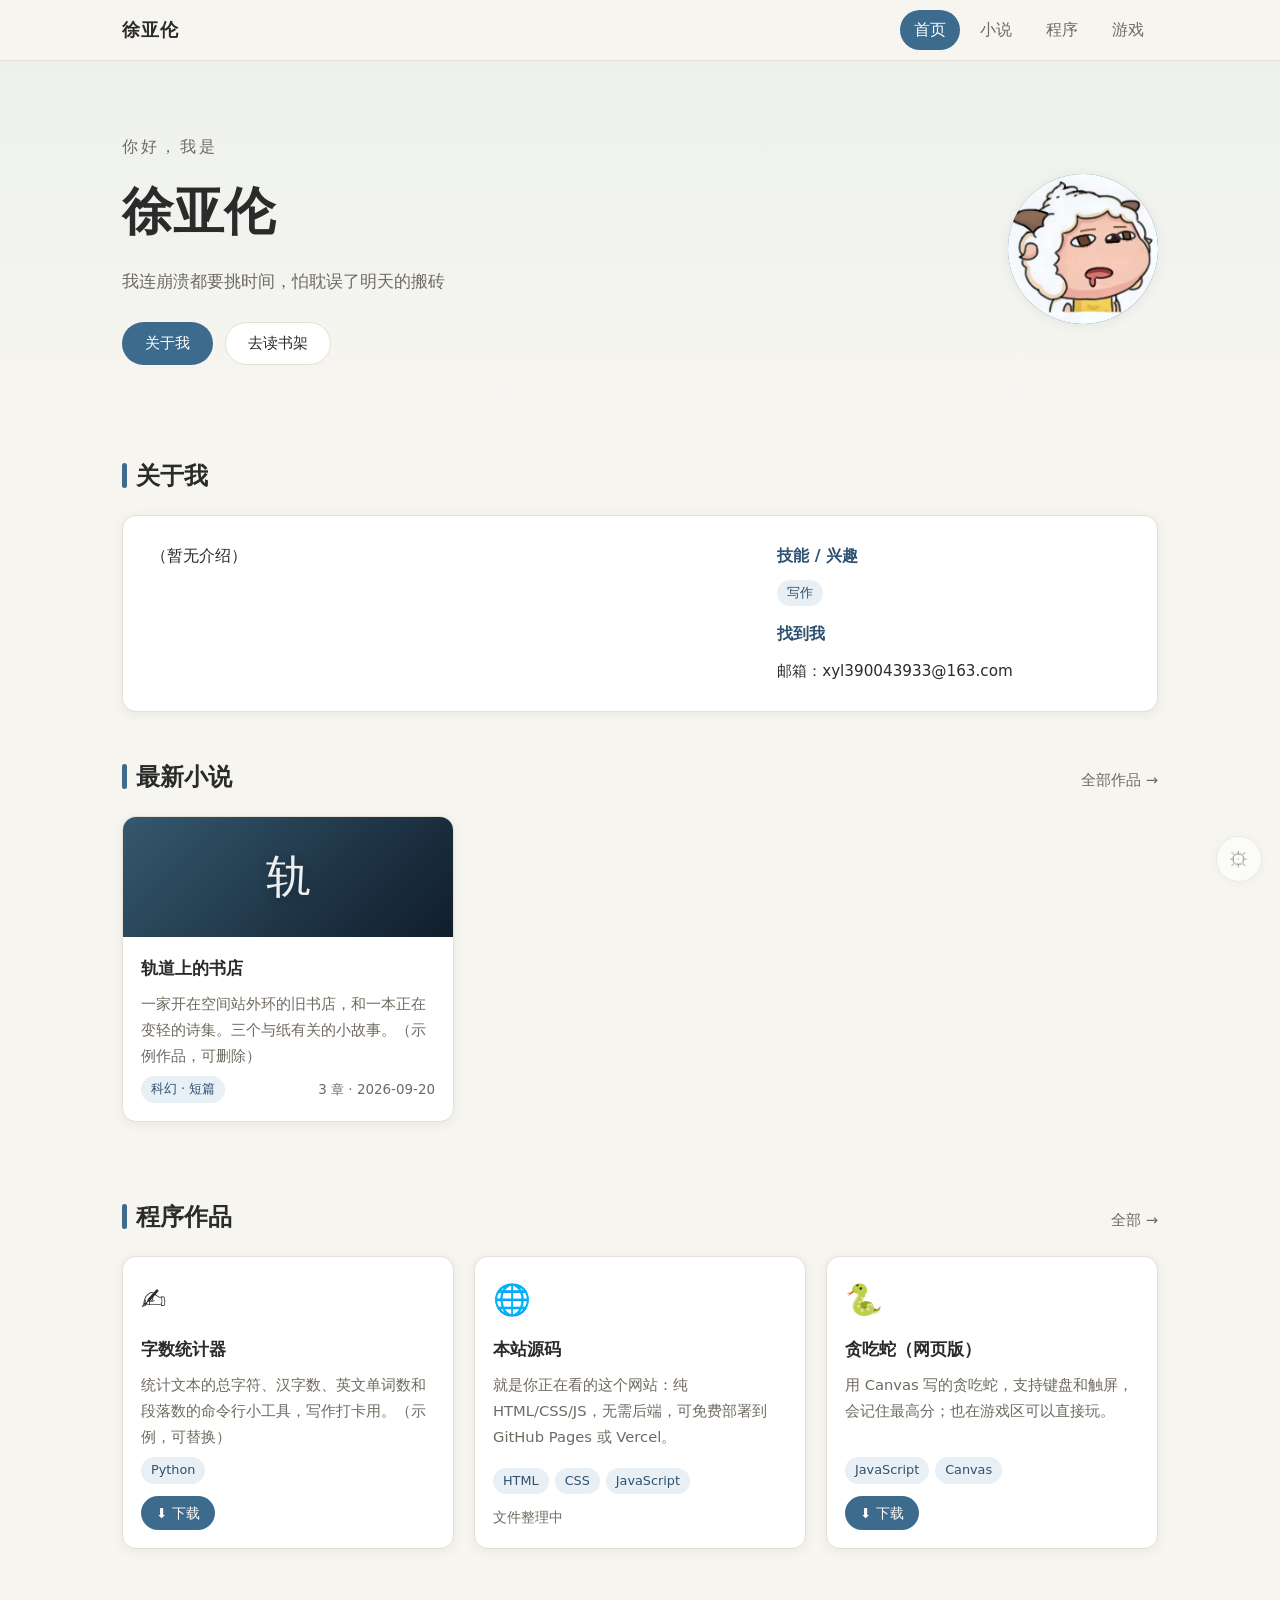
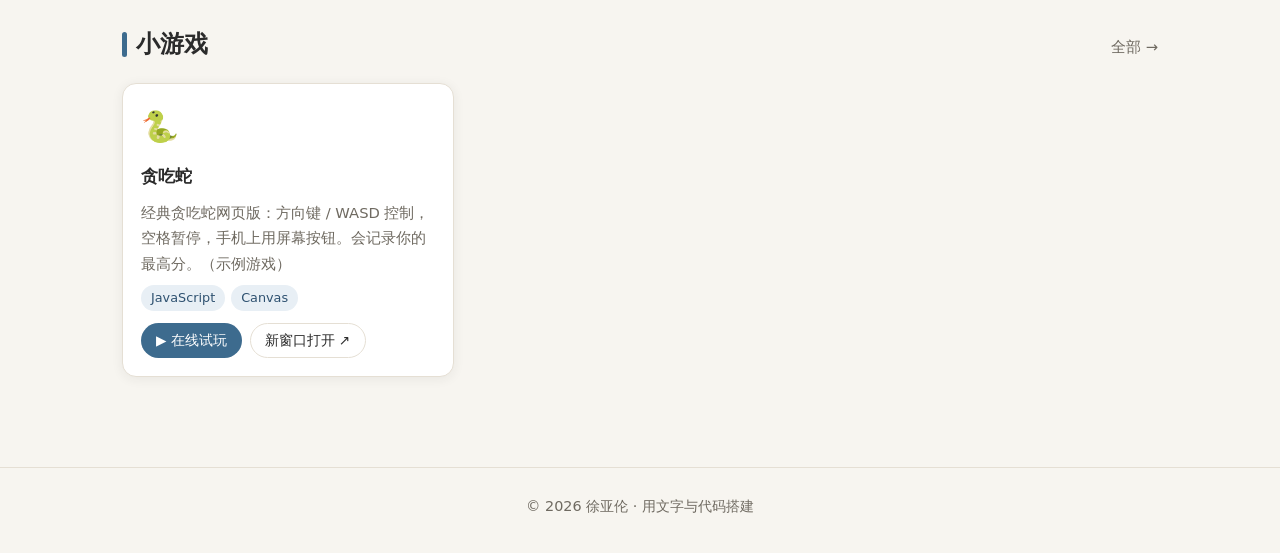
<file: index.html>
<!DOCTYPE html>
<html lang="zh-CN">
<head>
<meta charset="UTF-8">
<meta name="viewport" content="width=device-width, initial-scale=1.0">
<meta name="description" content="个人网站：简介、小说、程序与小游戏">
<title>你的名字 · 个人网站</title>
<link rel="icon" href="data:image/svg+xml,<svg xmlns='http://www.w3.org/2000/svg' viewBox='0 0 100 100'><text y='.9em' font-size='90'>📘</text></svg>">
<link rel="stylesheet" href="css/style.css">
</head>
<body data-page="home">

<header class="site-header">
  <div class="container header-inner">
    <a href="index.html" class="logo" id="logo">你的名字</a>
    <input type="checkbox" id="nav-toggle" class="nav-toggle">
    <label for="nav-toggle" class="nav-burger" aria-label="菜单">☰</label>
    <nav class="nav">
      <a href="index.html" data-nav="home">首页</a>
      <a href="novels.html" data-nav="novels">小说</a>
      <a href="programs.html" data-nav="programs">程序</a>
      <a href="games.html" data-nav="games">游戏</a>
    </nav>
  </div>
</header>

<section class="hero">
  <div class="container hero-inner">
    <div class="hero-text">
      <p class="hero-hi">你好，我是</p>
      <h1 id="hero-name">你的名字</h1>
      <p class="hero-tagline" id="hero-tagline">写小说 · 写代码 · 做游戏</p>
      <div class="hero-actions">
        <a class="btn btn-primary" href="#about">关于我</a>
        <a class="btn btn-ghost" href="novels.html">去读书架</a>
      </div>
    </div>
    <div class="hero-avatar" id="hero-avatar">名</div>
  </div>
</section>

<main class="container">

  <section class="section" id="about">
    <h2 class="section-title">关于我</h2>
    <div class="about-grid">
      <div class="about-bio" id="about-bio"></div>
      <aside class="about-side">
        <h3>技能 / 兴趣</h3>
        <div class="tag-row" id="about-skills"></div>
        <h3>找到我</h3>
        <div class="contact-list" id="about-contacts"></div>
      </aside>
    </div>
  </section>

  <section class="section">
    <div class="section-head">
      <h2 class="section-title">最新小说</h2>
      <a class="more-link" href="novels.html">全部作品 →</a>
    </div>
    <div class="card-grid" id="latest-novels"></div>
  </section>

  <section class="section">
    <div class="section-head">
      <h2 class="section-title">程序作品</h2>
      <a class="more-link" href="programs.html">全部 →</a>
    </div>
    <div class="card-grid" id="latest-programs"></div>
  </section>

  <section class="section">
    <div class="section-head">
      <h2 class="section-title">小游戏</h2>
      <a class="more-link" href="games.html">全部 →</a>
    </div>
    <div class="card-grid" id="latest-games"></div>
  </section>

</main>

<footer class="site-footer">
  <div class="container"><p id="footer-text">© 2026 你的名字</p></div>
</footer>

<script src="js/data.js"></script>
<script src="js/app.js"></script>
<script src="js/admin.js"></script>
</body>
</html>
</file>
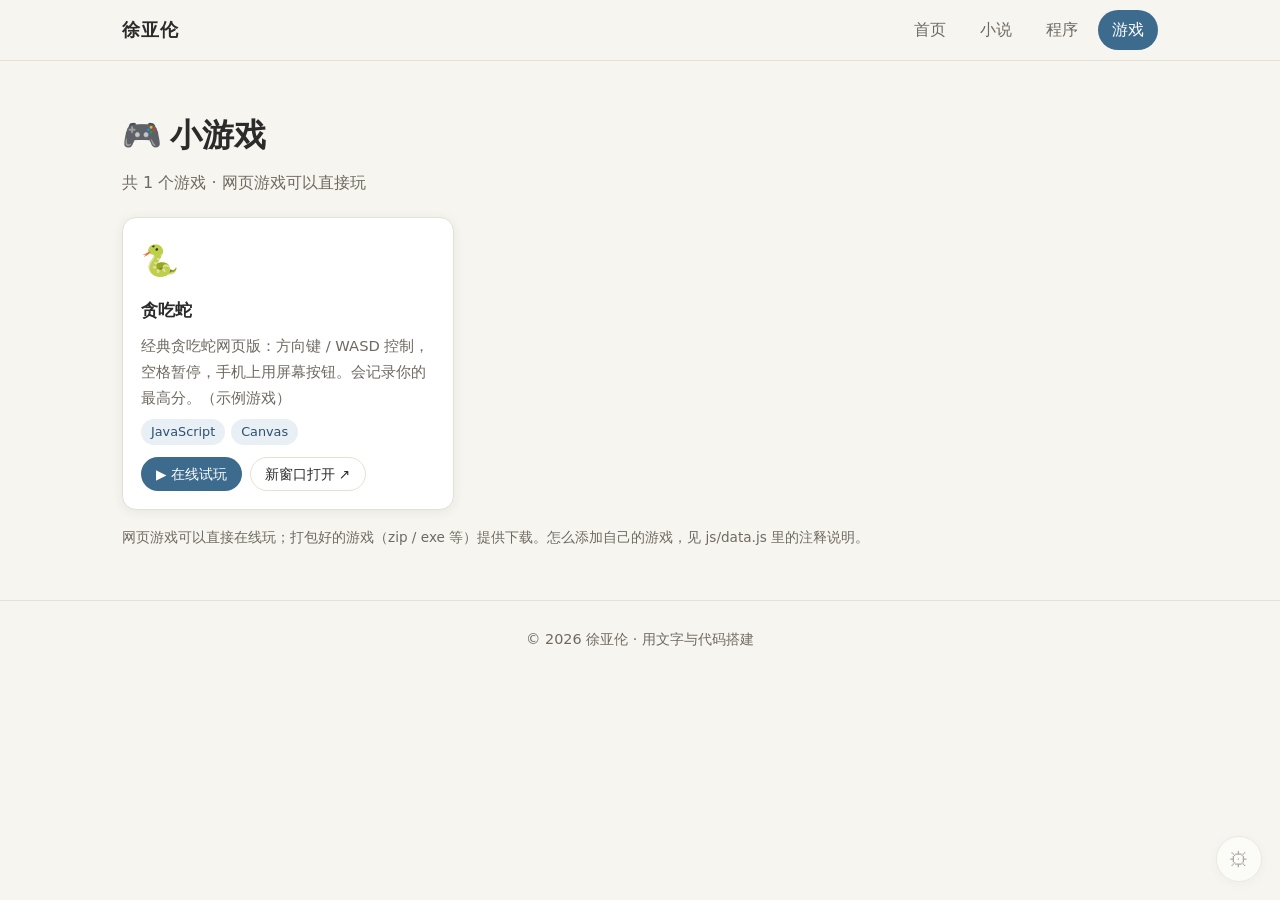
<file: games.html>
<!DOCTYPE html>
<html lang="zh-CN">
<head>
<meta charset="UTF-8">
<meta name="viewport" content="width=device-width, initial-scale=1.0">
<meta name="description" content="我做的小游戏">
<title>小游戏 · 你的名字</title>
<link rel="icon" href="data:image/svg+xml,<svg xmlns='http://www.w3.org/2000/svg' viewBox='0 0 100 100'><text y='.9em' font-size='90'>🎮</text></svg>">
<link rel="stylesheet" href="css/style.css">
</head>
<body data-page="games">

<header class="site-header">
  <div class="container header-inner">
    <a href="index.html" class="logo" id="logo">你的名字</a>
    <input type="checkbox" id="nav-toggle" class="nav-toggle">
    <label for="nav-toggle" class="nav-burger" aria-label="菜单">☰</label>
    <nav class="nav">
      <a href="index.html" data-nav="home">首页</a>
      <a href="novels.html" data-nav="novels">小说</a>
      <a href="programs.html" data-nav="programs">程序</a>
      <a href="games.html" data-nav="games">游戏</a>
    </nav>
  </div>
</header>

<main class="container">
  <section class="page-banner">
    <h1>🎮 小游戏</h1>
    <p id="game-count"></p>
  </section>
  <div class="card-grid" id="game-grid"></div>
  <p class="muted game-note">网页游戏可以直接在线玩；打包好的游戏（zip / exe 等）提供下载。怎么添加自己的游戏，见 js/data.js 里的注释说明。</p>
</main>

<!-- 游戏弹窗：点「在线试玩」后在这里嵌入游戏画面 -->
<div class="game-modal" id="game-modal" hidden>
  <div class="game-modal-bar">
    <span id="game-modal-title"></span>
    <button id="game-modal-close">✕ 关闭</button>
  </div>
  <iframe id="game-frame" title="游戏画面" allow="fullscreen"></iframe>
</div>

<footer class="site-footer">
  <div class="container"><p id="footer-text">© 2026 你的名字</p></div>
</footer>

<script src="js/data.js"></script>
<script src="js/app.js"></script>
<script src="js/admin.js"></script>
</body>
</html>
</file>
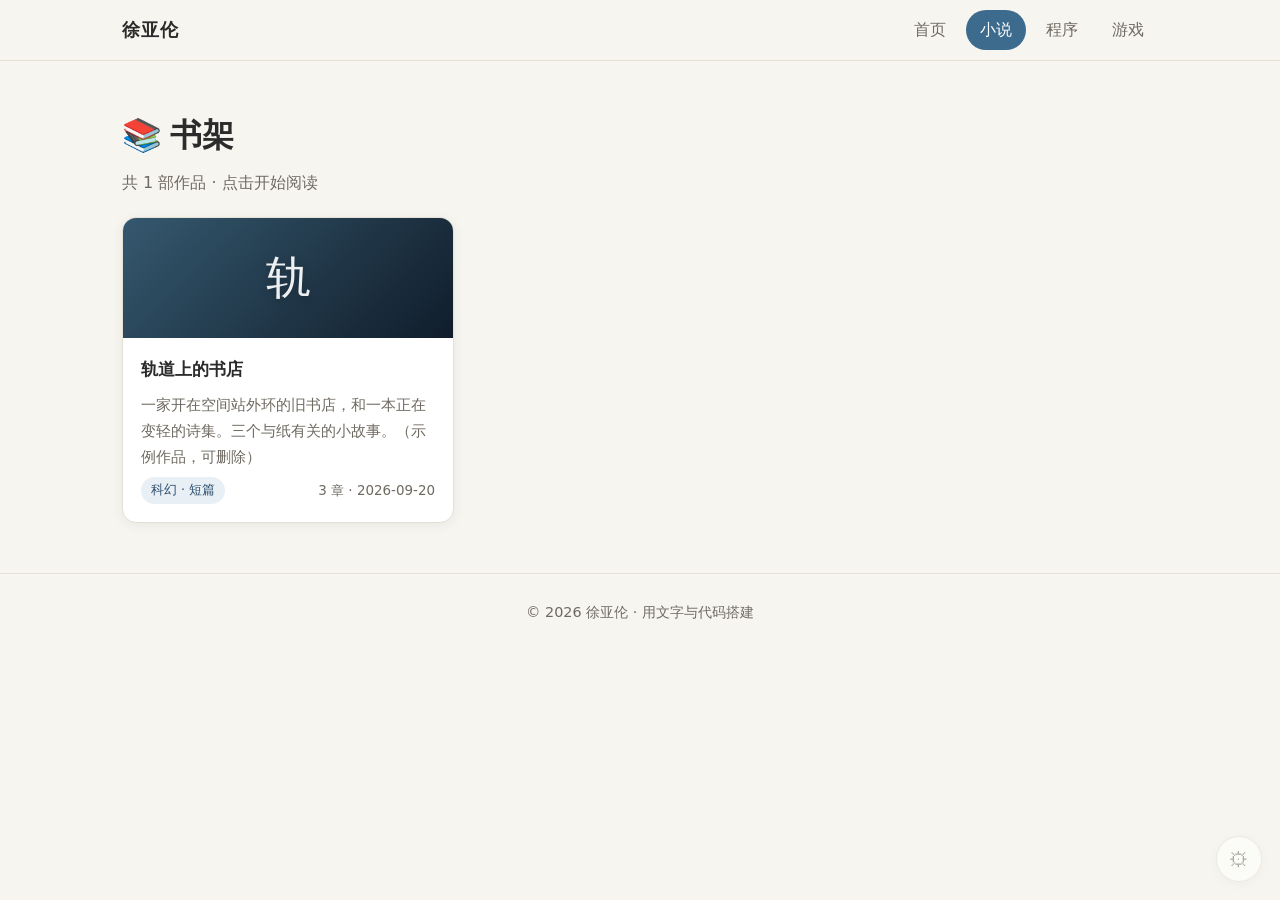
<file: novel.html>
<!DOCTYPE html>
<html lang="zh-CN">
<head>
<meta charset="UTF-8">
<meta name="viewport" content="width=device-width, initial-scale=1.0">
<meta name="description" content="小说阅读">
<title>阅读 · 你的名字</title>
<link rel="icon" href="data:image/svg+xml,<svg xmlns='http://www.w3.org/2000/svg' viewBox='0 0 100 100'><text y='.9em' font-size='90'>📖</text></svg>">
<link rel="stylesheet" href="css/style.css">
</head>
<body data-page="novel">

<header class="site-header">
  <div class="container header-inner">
    <a href="index.html" class="logo" id="logo">你的名字</a>
    <input type="checkbox" id="nav-toggle" class="nav-toggle">
    <label for="nav-toggle" class="nav-burger" aria-label="菜单">☰</label>
    <nav class="nav">
      <a href="index.html" data-nav="home">首页</a>
      <a href="novels.html" data-nav="novels">小说</a>
      <a href="programs.html" data-nav="programs">程序</a>
      <a href="games.html" data-nav="games">游戏</a>
    </nav>
  </div>
</header>

<main class="container novel-layout">
  <aside class="novel-side">
    <a href="novels.html" class="back-link">← 返回书架</a>
    <h2 id="novel-title">书名</h2>
    <nav class="chapter-list" id="chapter-list"></nav>
  </aside>

  <article class="novel-main">
    <h1 id="chapter-title"></h1>
    <div class="reader-tools">
      <button id="font-minus" title="缩小字号">A−</button>
      <button id="font-plus" title="放大字号">A＋</button>
    </div>
    <div class="novel-content" id="novel-content"></div>
    <div class="chapter-nav" id="chapter-nav"></div>
  </article>
</main>

<footer class="site-footer">
  <div class="container"><p id="footer-text">© 2026 你的名字</p></div>
</footer>

<script src="js/data.js"></script>
<script src="js/app.js"></script>
<script src="js/admin.js"></script>
</body>
</html>
</file>
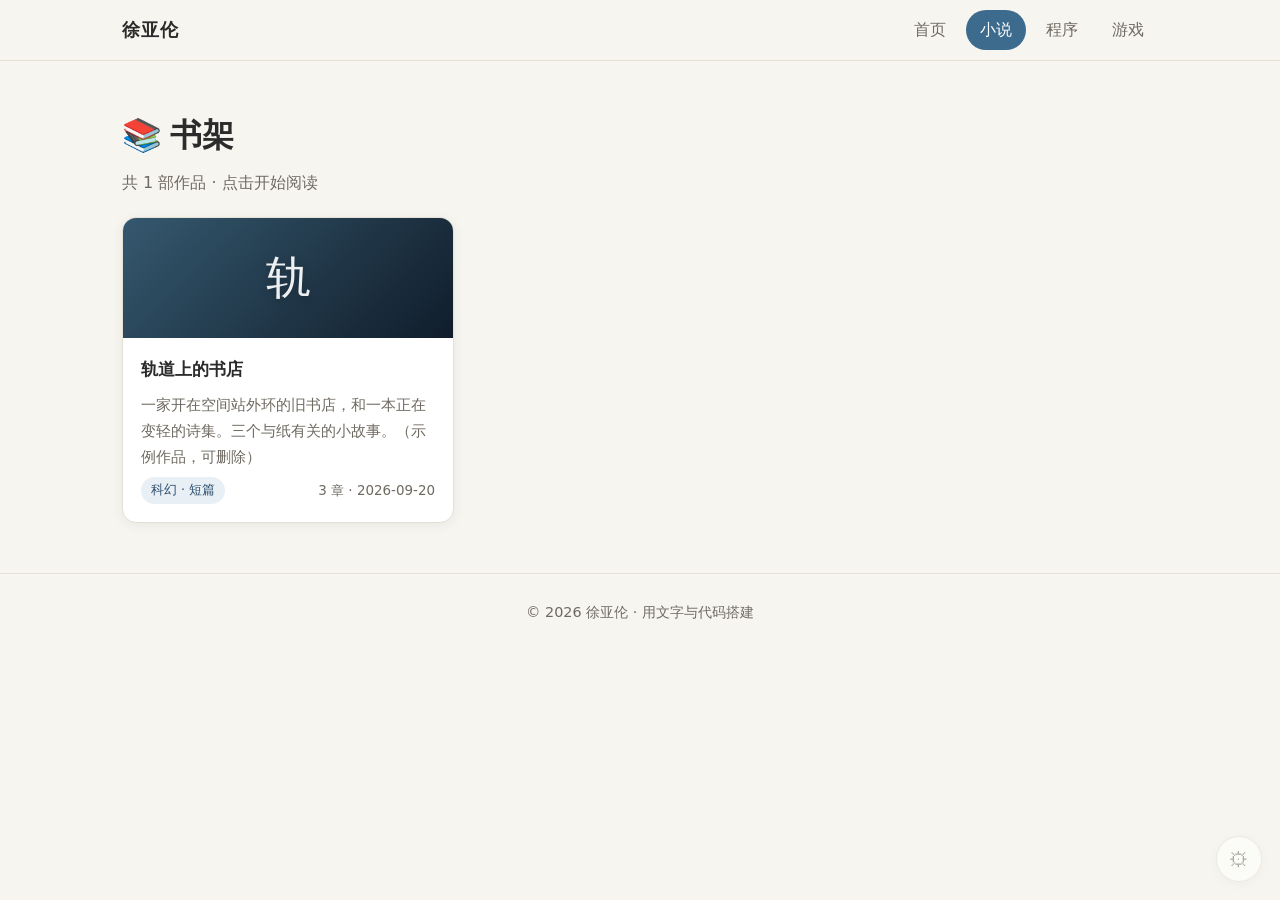
<file: novels.html>
<!DOCTYPE html>
<html lang="zh-CN">
<head>
<meta charset="UTF-8">
<meta name="viewport" content="width=device-width, initial-scale=1.0">
<meta name="description" content="我写的小说">
<title>书架 · 你的名字</title>
<link rel="icon" href="data:image/svg+xml,<svg xmlns='http://www.w3.org/2000/svg' viewBox='0 0 100 100'><text y='.9em' font-size='90'>📚</text></svg>">
<link rel="stylesheet" href="css/style.css">
</head>
<body data-page="novels">

<header class="site-header">
  <div class="container header-inner">
    <a href="index.html" class="logo" id="logo">你的名字</a>
    <input type="checkbox" id="nav-toggle" class="nav-toggle">
    <label for="nav-toggle" class="nav-burger" aria-label="菜单">☰</label>
    <nav class="nav">
      <a href="index.html" data-nav="home">首页</a>
      <a href="novels.html" data-nav="novels">小说</a>
      <a href="programs.html" data-nav="programs">程序</a>
      <a href="games.html" data-nav="games">游戏</a>
    </nav>
  </div>
</header>

<main class="container">
  <section class="page-banner">
    <h1>📚 书架</h1>
    <p id="novel-count"></p>
  </section>
  <div class="card-grid" id="novel-grid"></div>
</main>

<footer class="site-footer">
  <div class="container"><p id="footer-text">© 2026 你的名字</p></div>
</footer>

<script src="js/data.js"></script>
<script src="js/app.js"></script>
<script src="js/admin.js"></script>
</body>
</html>
</file>
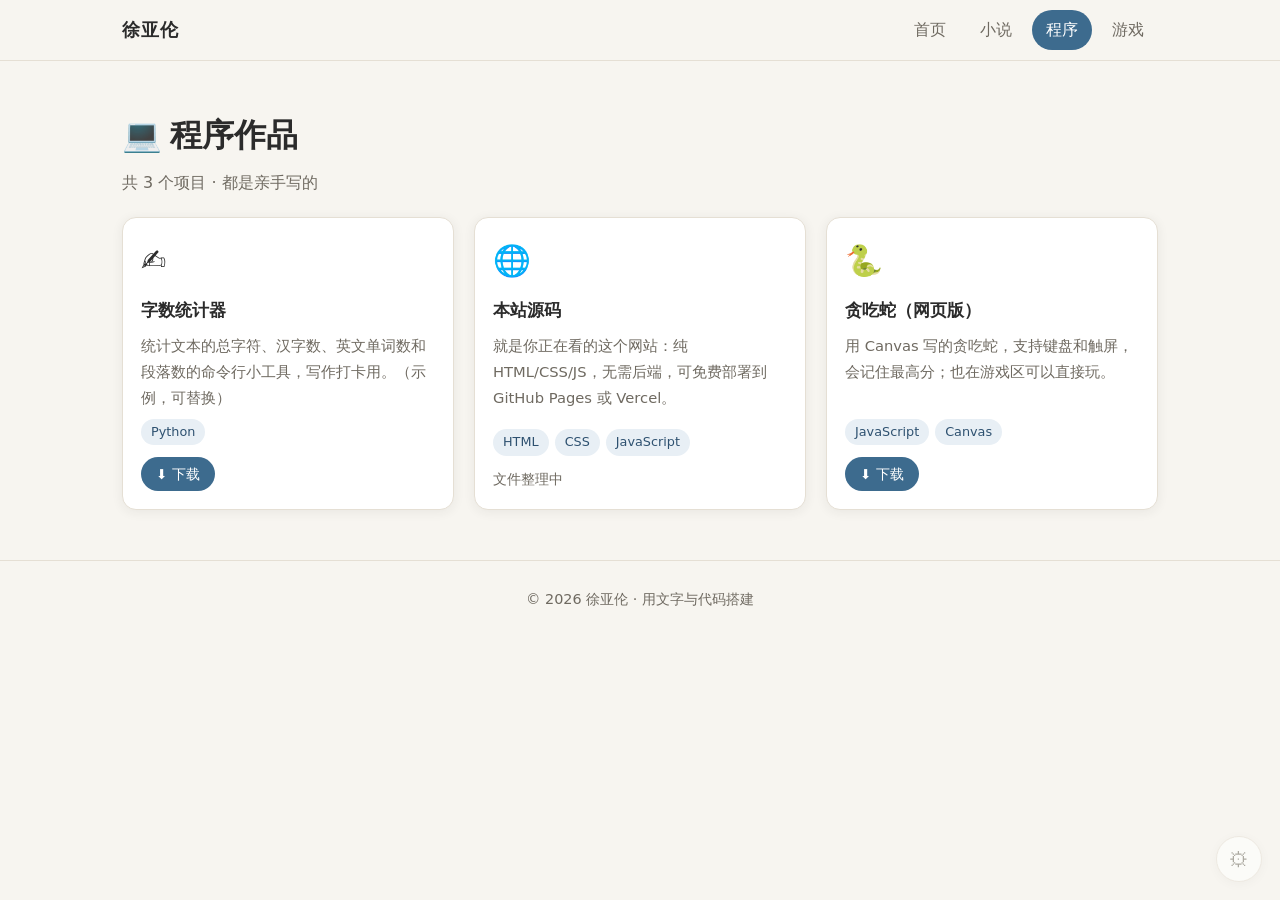
<file: programs.html>
<!DOCTYPE html>
<html lang="zh-CN">
<head>
<meta charset="UTF-8">
<meta name="viewport" content="width=device-width, initial-scale=1.0">
<meta name="description" content="我写的程序">
<title>程序作品 · 你的名字</title>
<link rel="icon" href="data:image/svg+xml,<svg xmlns='http://www.w3.org/2000/svg' viewBox='0 0 100 100'><text y='.9em' font-size='90'>💻</text></svg>">
<link rel="stylesheet" href="css/style.css">
</head>
<body data-page="programs">

<header class="site-header">
  <div class="container header-inner">
    <a href="index.html" class="logo" id="logo">你的名字</a>
    <input type="checkbox" id="nav-toggle" class="nav-toggle">
    <label for="nav-toggle" class="nav-burger" aria-label="菜单">☰</label>
    <nav class="nav">
      <a href="index.html" data-nav="home">首页</a>
      <a href="novels.html" data-nav="novels">小说</a>
      <a href="programs.html" data-nav="programs">程序</a>
      <a href="games.html" data-nav="games">游戏</a>
    </nav>
  </div>
</header>

<main class="container">
  <section class="page-banner">
    <h1>💻 程序作品</h1>
    <p id="program-count"></p>
  </section>
  <div class="card-grid" id="program-grid"></div>
</main>

<footer class="site-footer">
  <div class="container"><p id="footer-text">© 2026 你的名字</p></div>
</footer>

<script src="js/data.js"></script>
<script src="js/app.js"></script>
<script src="js/admin.js"></script>
</body>
</html>
</file>
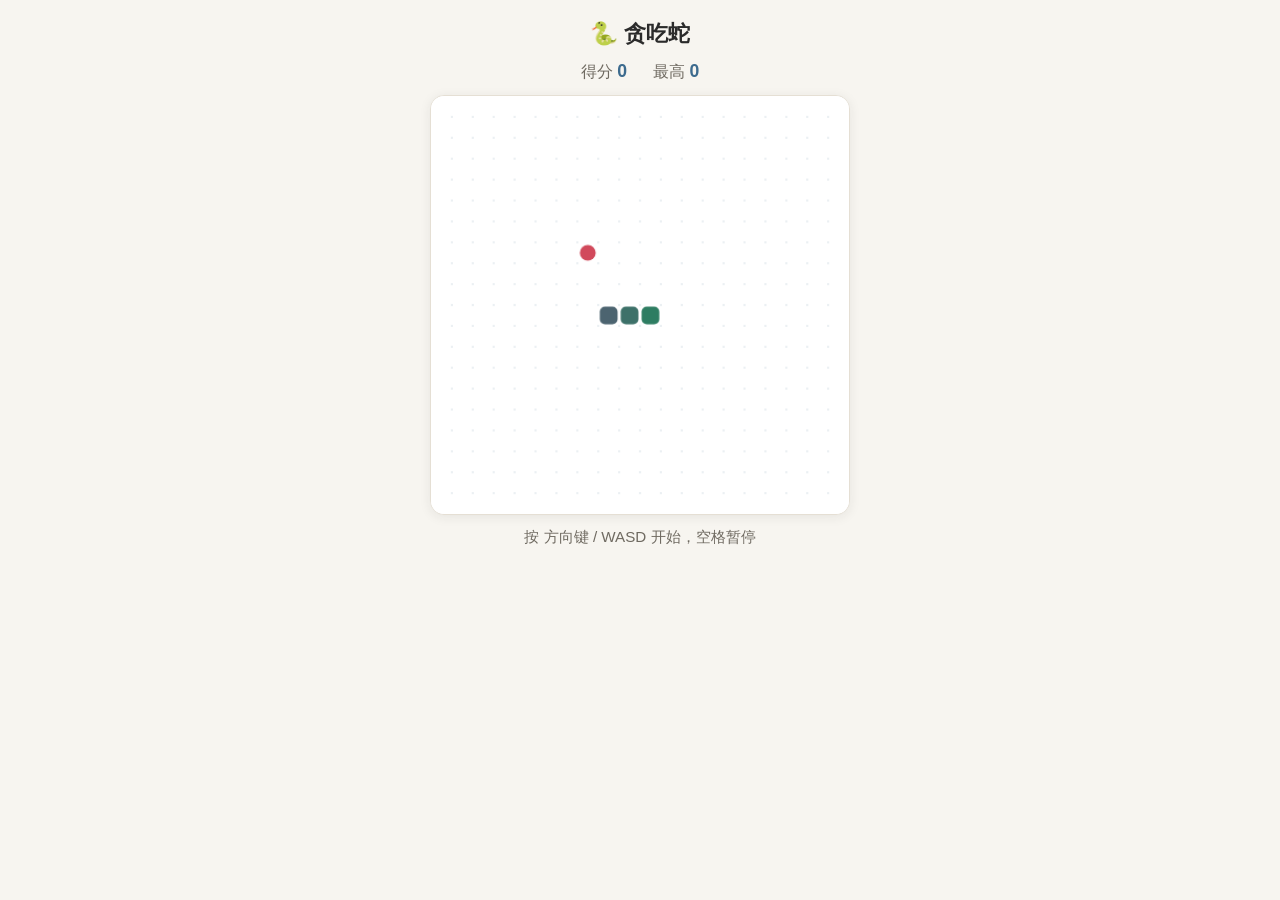
<file: assets/games/snake.html>
<!DOCTYPE html>
<html lang="zh-CN">
<head>
<meta charset="UTF-8">
<meta name="viewport" content="width=device-width, initial-scale=1.0">
<title>贪吃蛇</title>
<style>
  * { box-sizing: border-box; margin: 0; padding: 0; }
  body {
    font-family: "PingFang SC", "Microsoft YaHei", "Segoe UI", sans-serif;
    background: #f7f5f0; color: #2b2b2b;
    display: flex; justify-content: center;
    padding: 18px 12px 30px; min-height: 100vh;
  }
  #wrap { width: 100%; max-width: 420px; display: flex; flex-direction: column; align-items: center; gap: 12px; }
  h1 { font-size: 1.4rem; }
  #hud { display: flex; gap: 26px; color: #6f6a61; }
  #hud b { color: #3d6b8e; font-size: 1.1rem; }
  canvas {
    width: 100%; aspect-ratio: 1 / 1; display: block;
    border-radius: 14px; border: 1px solid #e5dfd4;
    box-shadow: 0 2px 12px rgba(43, 43, 43, .08); background: #fff;
  }
  #msg { color: #6f6a61; font-size: .95rem; min-height: 1.5em; text-align: center; }
  #pad { display: flex; flex-direction: column; align-items: center; gap: 8px; user-select: none; }
  #pad div { display: flex; gap: 8px; }
  #pad button {
    width: 58px; height: 46px; font-size: 1.1rem;
    border: 1px solid #e5dfd4; border-radius: 10px;
    background: #fff; color: #2b2b2b; cursor: pointer;
  }
  #pad button:active { background: #e8eff5; }
  /* 有鼠标的电脑隐藏屏幕方向键，触屏设备显示 */
  @media (hover: hover) and (pointer: fine) { #pad { display: none; } }
</style>
</head>
<body>
<div id="wrap">
  <h1>🐍 贪吃蛇</h1>
  <div id="hud"><span>得分 <b id="score">0</b></span><span>最高 <b id="best">0</b></span></div>
  <canvas id="cv" width="400" height="400"></canvas>
  <p id="msg">按 方向键 / WASD 开始，空格暂停</p>
  <div id="pad">
    <button data-d="up">▲</button>
    <div>
      <button data-d="left">◀</button>
      <button data-d="down">▼</button>
      <button data-d="right">▶</button>
    </div>
  </div>
</div>

<script>
(function () {
  "use strict";
  var cv = document.getElementById("cv");
  var ctx = cv.getContext("2d");
  var N = 20, CELL = cv.width / N;
  var snake, dir, nextDir, food, score, speed;
  var timer = null, dead = false, started = false;
  var best = +(localStorage.getItem("snake-best") || 0);

  function $(id) { return document.getElementById(id); }
  function setMsg(t) { $("msg").textContent = t; }
  function updateHud() { $("score").textContent = score; $("best").textContent = best; }

  function reset() {
    snake = [{ x: 10, y: 10 }, { x: 9, y: 10 }, { x: 8, y: 10 }];
    dir = { x: 1, y: 0 };
    nextDir = dir;
    score = 0; speed = 150; dead = false; started = false;
    placeFood();
    updateHud();
    if (timer) { clearInterval(timer); timer = null; }
    setMsg("按 方向键 / WASD 开始，空格暂停");
    draw();
  }

  function placeFood() {
    do {
      food = { x: Math.floor(Math.random() * N), y: Math.floor(Math.random() * N) };
    } while (snake.some(function (s) { return s.x === food.x && s.y === food.y; }));
  }

  function start() {
    if (timer) return;
    started = true;
    timer = setInterval(tick, speed);
    setMsg("空格暂停");
  }

  function tick() {
    dir = nextDir;
    var head = { x: snake[0].x + dir.x, y: snake[0].y + dir.y };
    var hitWall = head.x < 0 || head.y < 0 || head.x >= N || head.y >= N;
    var hitSelf = snake.some(function (s) { return s.x === head.x && s.y === head.y; });
    if (hitWall || hitSelf) { gameOver(); return; }

    snake.unshift(head);
    if (head.x === food.x && head.y === food.y) {
      score++;
      if (score > best) { best = score; localStorage.setItem("snake-best", String(best)); }
      placeFood();
      updateHud();
      if (score % 5 === 0 && speed > 70) {  // 每 5 分加速一档
        speed -= 10;
        clearInterval(timer);
        timer = setInterval(tick, speed);
      }
    } else {
      snake.pop();
    }
    draw();
  }

  function gameOver() {
    dead = true;
    clearInterval(timer); timer = null;
    setMsg("游戏结束！得分 " + score + " · 按空格或点击画面重新开始");
    draw();
  }

  function turn(name) {
    var m = { up: { x: 0, y: -1 }, down: { x: 0, y: 1 }, left: { x: -1, y: 0 }, right: { x: 1, y: 0 } }[name];
    if (!m) return;
    if (m.x === -dir.x && m.y === -dir.y) return; // 不能 180 度掉头
    nextDir = m;
    if (!started && !dead) start();
  }

  function roundRect(x, y, w, h, r) {
    ctx.beginPath();
    ctx.moveTo(x + r, y);
    ctx.arcTo(x + w, y, x + w, y + h, r);
    ctx.arcTo(x + w, y + h, x, y + h, r);
    ctx.arcTo(x, y + h, x, y, r);
    ctx.arcTo(x, y, x + w, y, r);
    ctx.closePath();
  }

  function draw() {
    ctx.fillStyle = "#ffffff";
    ctx.fillRect(0, 0, cv.width, cv.height);

    ctx.fillStyle = "rgba(61,107,142,.10)";
    for (var i = 1; i < N; i++) {
      for (var j = 1; j < N; j++) {
        ctx.fillRect(i * CELL - 1, j * CELL - 1, 2, 2);
      }
    }

    // 食物
    ctx.fillStyle = "#d1495b";
    ctx.beginPath();
    ctx.arc((food.x + 0.5) * CELL, (food.y + 0.5) * CELL, CELL * 0.38, 0, Math.PI * 2);
    ctx.fill();

    // 蛇身：从头到尾颜色渐变
    for (var k = snake.length - 1; k >= 0; k--) {
      var s = snake[k];
      var t = snake.length === 1 ? 0 : k / (snake.length - 1);
      ctx.fillStyle = dead ? "#9aa0a6"
        : "rgb(" + Math.round(46 + t * 30) + "," + Math.round(125 - t * 25) + "," + Math.round(98 + t * 14) + ")";
      roundRect(s.x * CELL + 1.5, s.y * CELL + 1.5, CELL - 3, CELL - 3, 5);
      ctx.fill();
    }
  }

  document.addEventListener("keydown", function (e) {
    var k = e.key.toLowerCase();
    var map = {
      arrowup: "up", w: "up",
      arrowdown: "down", s: "down",
      arrowleft: "left", a: "left",
      arrowright: "right", d: "right"
    };
    if (map[k]) {
      e.preventDefault();
      if (!dead) turn(map[k]);
    } else if (k === " ") {
      e.preventDefault();
      if (dead) { reset(); return; }
      if (timer) { clearInterval(timer); timer = null; setMsg("已暂停 · 按空格继续"); }
      else { start(); }
    }
  });

  Array.prototype.forEach.call(document.querySelectorAll("#pad button"), function (b) {
    b.addEventListener("click", function () { if (!dead) turn(b.dataset.d); });
  });

  cv.addEventListener("click", function () { if (dead) reset(); });

  reset();
})();
</script>
</body>
</html>
</file>
<file: css/style.css>
/* =====================================================
   全站样式
   ===================================================== */
* { box-sizing: border-box; margin: 0; padding: 0; }

:root {
  --bg: #f7f5f0;
  --surface: #ffffff;
  --ink: #2b2b2b;
  --muted: #6f6a61;
  --accent: #3d6b8e;
  --accent-dark: #2e5170;
  --accent-soft: #e8eff5;
  --border: #e5dfd4;
  --radius: 14px;
  --shadow: 0 2px 12px rgba(43, 43, 43, .07);
  --serif: "Noto Serif SC", "Source Han Serif SC", "Songti SC", SimSun, serif;
  --sans: "PingFang SC", "Microsoft YaHei", "Segoe UI", system-ui, sans-serif;
}

html { scroll-behavior: smooth; }
body { font-family: var(--sans); background: var(--bg); color: var(--ink); line-height: 1.75; }

a { color: var(--accent); text-decoration: none; }
a:hover { color: var(--accent-dark); }

.container { max-width: 1080px; margin: 0 auto; padding: 0 22px; }

/* ---------- 顶部导航 ---------- */
.site-header {
  position: sticky; top: 0; z-index: 50;
  background: rgba(247, 245, 240, .92);
  backdrop-filter: blur(8px);
  border-bottom: 1px solid var(--border);
}
.header-inner { display: flex; align-items: center; justify-content: space-between; height: 60px; }
.logo { font-weight: 700; font-size: 1.15rem; color: var(--ink); letter-spacing: .05em; }
.nav { display: flex; gap: 6px; }
.nav a { padding: 6px 14px; border-radius: 999px; color: var(--muted); }
.nav a:hover { background: var(--accent-soft); color: var(--accent-dark); }
.nav a.active { background: var(--accent); color: #fff; }

.nav-toggle { display: none; }
.nav-burger { display: none; font-size: 1.4rem; cursor: pointer; color: var(--ink); }
@media (max-width: 640px) {
  .nav-burger { display: block; }
  .nav {
    display: none; position: absolute; top: 60px; left: 0; right: 0;
    background: var(--surface); flex-direction: column; gap: 4px;
    padding: 10px 22px 16px; border-bottom: 1px solid var(--border);
    box-shadow: var(--shadow);
  }
  .nav-toggle:checked ~ .nav { display: flex; }
}

/* ---------- 首页 Hero ---------- */
.hero { padding: 72px 0 56px; background: linear-gradient(180deg, #edf1ee 0%, var(--bg) 100%); }
.hero-inner { display: flex; align-items: center; justify-content: space-between; gap: 32px; }
.hero-hi { color: var(--muted); letter-spacing: .2em; }
.hero-text h1 { font-size: clamp(2.2rem, 5vw, 3.2rem); margin: 6px 0 10px; font-family: var(--serif); }
.hero-tagline { color: var(--muted); font-size: 1.05rem; }
.hero-actions { margin-top: 26px; display: flex; gap: 12px; flex-wrap: wrap; }
.hero-avatar {
  flex: none; width: 150px; height: 150px; border-radius: 50%;
  background: linear-gradient(135deg, #5b7c99, #2e4a62);
  color: #fff; display: flex; align-items: center; justify-content: center;
  font-size: 3.4rem; font-family: var(--serif);
  box-shadow: var(--shadow); overflow: hidden;
}
.hero-avatar img { width: 100%; height: 100%; object-fit: cover; }
@media (max-width: 640px) {
  .hero-inner { flex-direction: column-reverse; text-align: center; }
  .hero-hi { letter-spacing: .1em; }
  .hero-actions { justify-content: center; }
}

/* ---------- 区块与标题 ---------- */
.section { padding: 34px 0 10px; }
.section-head { display: flex; align-items: baseline; justify-content: space-between; gap: 10px; }
.section-title {
  font-family: var(--serif); font-size: 1.5rem; margin-bottom: 18px;
  position: relative; padding-left: 14px;
}
.section-title::before {
  content: ""; position: absolute; left: 0; top: .35em; bottom: .35em;
  width: 5px; border-radius: 3px; background: var(--accent);
}
.more-link { font-size: .92rem; color: var(--muted); white-space: nowrap; }

/* ---------- 关于我 ---------- */
.about-grid {
  display: grid; grid-template-columns: 1.7fr 1fr; gap: 28px;
  background: var(--surface); border: 1px solid var(--border);
  border-radius: var(--radius); padding: 26px 28px; box-shadow: var(--shadow);
}
.about-bio p { margin-bottom: 12px; }
.about-side h3 { font-size: 1rem; margin: 14px 0 10px; color: var(--accent-dark); }
.about-side h3:first-child { margin-top: 0; }
.contact-list { display: flex; flex-direction: column; gap: 6px; font-size: .95rem; }
@media (max-width: 760px) { .about-grid { grid-template-columns: 1fr; } }

/* ---------- 卡片 ---------- */
.card-grid {
  display: grid; grid-template-columns: repeat(auto-fill, minmax(250px, 1fr));
  gap: 20px; margin-bottom: 30px;
}
.card {
  background: var(--surface); border: 1px solid var(--border);
  border-radius: var(--radius); overflow: hidden; box-shadow: var(--shadow);
  transition: transform .18s ease, box-shadow .18s ease;
  display: flex; flex-direction: column;
}
a.card { color: inherit; }
a.card:hover { transform: translateY(-4px); box-shadow: 0 10px 24px rgba(43, 43, 43, .12); color: inherit; }
.card-cover { height: 120px; display: flex; align-items: center; justify-content: center; }
.card-cover span {
  font-family: var(--serif); font-size: 2.8rem;
  color: rgba(255, 255, 255, .92); text-shadow: 0 2px 8px rgba(0, 0, 0, .25);
}
.card-body { padding: 16px 18px 18px; display: flex; flex-direction: column; gap: 8px; flex: 1; }
.card-body h3 { font-size: 1.08rem; }
.card-desc {
  color: var(--muted); font-size: .92rem; flex: 1;
  display: -webkit-box; -webkit-line-clamp: 3; -webkit-box-orient: vertical; overflow: hidden;
}
.card-meta {
  display: flex; align-items: center; justify-content: space-between;
  gap: 8px; color: var(--muted); font-size: .84rem;
}
.card-icon { font-size: 1.9rem; }
.card-actions { display: flex; gap: 8px; flex-wrap: wrap; margin-top: 4px; }

/* ---------- 标签 ---------- */
.tag {
  display: inline-block; padding: 2px 10px; border-radius: 999px;
  background: var(--accent-soft); color: var(--accent-dark); font-size: .8rem;
}
.tag-row { display: flex; flex-wrap: wrap; gap: 6px; }

/* ---------- 按钮 ---------- */
.btn {
  display: inline-block; padding: 9px 22px; border-radius: 999px;
  border: 1px solid transparent; cursor: pointer; font-size: .95rem;
  font-family: inherit; line-height: 1.5; transition: .15s;
}
.btn-primary { background: var(--accent); color: #fff; }
.btn-primary:hover { background: var(--accent-dark); color: #fff; }
.btn-ghost { border-color: var(--border); color: var(--ink); background: var(--surface); }
.btn-ghost:hover { border-color: var(--accent); color: var(--accent-dark); }
.btn-small { padding: 6px 14px; font-size: .85rem; }

/* ---------- 子页面横幅 ---------- */
.page-banner { padding: 46px 0 20px; }
.page-banner h1 { font-family: var(--serif); font-size: 2rem; }
.page-banner p { color: var(--muted); margin-top: 6px; }

/* ---------- 阅读页 ---------- */
.novel-layout {
  display: grid; grid-template-columns: 250px 1fr; gap: 30px;
  padding-top: 30px; padding-bottom: 50px; align-items: start;
}
.novel-side {
  position: sticky; top: 84px; max-height: calc(100vh - 110px); overflow: auto;
  background: var(--surface); border: 1px solid var(--border);
  border-radius: var(--radius); padding: 18px; box-shadow: var(--shadow);
}
.back-link { font-size: .88rem; color: var(--muted); display: inline-block; margin-bottom: 8px; }
.novel-side h2 { font-family: var(--serif); font-size: 1.15rem; margin-bottom: 10px; }
.chapter-list { display: flex; flex-direction: column; gap: 2px; }
.ch-item { padding: 7px 10px; border-radius: 8px; font-size: .92rem; color: var(--muted); }
.ch-item:hover { background: var(--accent-soft); color: var(--accent-dark); }
.ch-item.active { background: var(--accent); color: #fff; }
.novel-main {
  background: var(--surface); border: 1px solid var(--border);
  border-radius: var(--radius); padding: 34px 40px; box-shadow: var(--shadow);
  min-height: 60vh;
}
.novel-main h1 { font-family: var(--serif); font-size: 1.5rem; margin-bottom: 6px; }
.reader-tools { display: flex; gap: 8px; justify-content: flex-end; margin-bottom: 14px; }
.reader-tools button {
  border: 1px solid var(--border); background: var(--bg); border-radius: 8px;
  padding: 3px 12px; cursor: pointer; font-family: inherit; color: var(--muted);
}
.reader-tools button:hover { color: var(--accent-dark); border-color: var(--accent); }
.novel-content { font-family: var(--serif); font-size: 18px; }
.novel-content p { text-indent: 2em; margin-bottom: 1em; }
.chapter-nav { display: flex; justify-content: space-between; margin-top: 30px; gap: 12px; }
.chapter-nav .disabled { opacity: .45; pointer-events: none; }
@media (max-width: 860px) {
  .novel-layout { grid-template-columns: 1fr; }
  .novel-side { position: static; max-height: 260px; }
  .novel-main { padding: 24px 20px; }
}

/* ---------- 游戏弹窗 ---------- */
.game-modal {
  position: fixed; inset: 0; z-index: 100;
  background: rgba(30, 30, 30, .55);
  display: flex; flex-direction: column; padding: 4vh 4vw;
}
.game-modal[hidden] { display: none; }
.game-modal-bar {
  display: flex; justify-content: space-between; align-items: center;
  background: var(--surface); border-radius: 12px 12px 0 0; padding: 10px 18px;
}
.game-modal-bar span { font-weight: 700; }
.game-modal-bar button {
  border: none; background: none; font-size: 1rem; cursor: pointer;
  color: var(--muted); font-family: inherit;
}
.game-modal-bar button:hover { color: var(--ink); }
#game-frame { flex: 1; width: 100%; border: none; border-radius: 0 0 12px 12px; background: var(--surface); }
.game-note { margin: -14px 0 40px; }

/* ---------- 其他 ---------- */
.empty { color: var(--muted); grid-column: 1 / -1; padding: 30px 0; text-align: center; }
.muted { color: var(--muted); font-size: .85rem; }
.site-footer {
  border-top: 1px solid var(--border); margin-top: 50px;
  padding: 26px 0 34px; color: var(--muted); font-size: .9rem; text-align: center;
}

/* ---------- 管理面板 ---------- */
#admin-fab {
  position: fixed; right: 18px; bottom: 18px; z-index: 90;
  width: 46px; height: 46px; border-radius: 50%;
  border: 1px solid var(--border); background: var(--surface);
  color: var(--muted); font-size: 1.25rem; cursor: pointer;
  box-shadow: var(--shadow); opacity: .55; transition: .15s;
}
#admin-fab:hover { opacity: 1; color: var(--accent-dark); transform: rotate(30deg); }

#adm-login {
  position: fixed; inset: 0; z-index: 110; background: rgba(30, 30, 30, .5);
  display: flex; align-items: center; justify-content: center; padding: 20px;
}
#adm-login[hidden] { display: none; }
.adm-login-card {
  background: var(--surface); border-radius: var(--radius); padding: 28px 30px;
  width: 100%; max-width: 360px; box-shadow: 0 12px 40px rgba(0, 0, 0, .2);
  display: flex; flex-direction: column; gap: 12px;
}
.adm-login-card h3 { font-family: var(--serif); }
#adm-login input {
  padding: 10px 14px; border: 1px solid var(--border); border-radius: 10px;
  font-size: 1rem; font-family: inherit;
}

#adm-root { position: fixed; inset: 0; z-index: 105; background: rgba(30, 30, 30, .45); display: flex; padding: 3vh 3vw; }
#adm-root[hidden] { display: none; }
.adm-panel {
  background: var(--bg); border-radius: 16px; width: 100%; max-width: 760px; margin: auto;
  display: flex; flex-direction: column; max-height: 94vh; box-shadow: 0 16px 50px rgba(0, 0, 0, .25);
}
.adm-head {
  display: flex; align-items: center; gap: 14px; padding: 14px 20px;
  border-bottom: 1px solid var(--border); background: var(--surface); border-radius: 16px 16px 0 0;
}
.adm-head > span:first-child { font-weight: 700; font-family: var(--serif); flex: 1; }
.adm-status { font-size: .82rem; }
.adm-status.ok { color: #2e7d32; }
.adm-status.bad { color: #b26a00; }
.adm-head button { border: none; background: none; font-size: 1.05rem; cursor: pointer; color: var(--muted); }
.adm-tabs { display: flex; gap: 4px; padding: 10px 16px 0; background: var(--surface); flex-wrap: wrap; }
.adm-tab {
  border: none; background: none; padding: 8px 16px; border-radius: 10px 10px 0 0;
  cursor: pointer; font-family: inherit; font-size: .95rem; color: var(--muted);
}
.adm-tab.active { background: var(--bg); color: var(--accent-dark); font-weight: 700; }
.adm-body { overflow: auto; padding: 18px 20px 26px; display: flex; flex-direction: column; gap: 18px; }
.adm-form {
  background: var(--surface); border: 1px solid var(--border); border-radius: var(--radius);
  padding: 18px 20px; display: flex; flex-direction: column; gap: 12px; box-shadow: var(--shadow);
}
.adm-form h4 { font-size: 1.02rem; font-family: var(--serif); }
.adm-field { display: flex; flex-direction: column; gap: 5px; }
.adm-field label { font-size: .86rem; color: var(--muted); }
.adm-field input, .adm-field textarea, .adm-field select {
  padding: 9px 12px; border: 1px solid var(--border); border-radius: 10px;
  font-size: .95rem; font-family: inherit; background: #fff; color: var(--ink);
}
.adm-field input:focus, .adm-field textarea:focus { outline: 2px solid var(--accent-soft); border-color: var(--accent); }
.adm-row { display: flex; gap: 10px; flex-wrap: wrap; }
.adm-note { font-size: .85rem; color: var(--muted); line-height: 1.6; }
.adm-note a { word-break: break-all; }
.adm-list-title { margin-top: 4px; font-family: var(--serif); }
.adm-list { display: flex; flex-direction: column; gap: 8px; }
.adm-item {
  display: flex; align-items: center; justify-content: space-between; gap: 10px;
  background: var(--surface); border: 1px solid var(--border); border-radius: 10px; padding: 10px 14px;
}
.adm-item small { color: var(--muted); margin-left: 6px; }
.adm-del {
  border: 1px solid #e8d5d5; background: #fff; color: #b23b3b; border-radius: 8px;
  padding: 5px 12px; cursor: pointer; font-size: .84rem; font-family: inherit; flex: none;
}
.adm-del:hover { background: #fbeaea; }
#adm-toast {
  position: fixed; left: 50%; bottom: 30px; transform: translateX(-50%) translateY(20px);
  background: #2b2b2b; color: #fff; padding: 11px 22px; border-radius: 12px;
  font-size: .92rem; opacity: 0; pointer-events: none; transition: .25s; z-index: 200;
  max-width: 86vw; text-align: center;
}
#adm-toast.show { opacity: 1; transform: translateX(-50%) translateY(0); }
</file>
